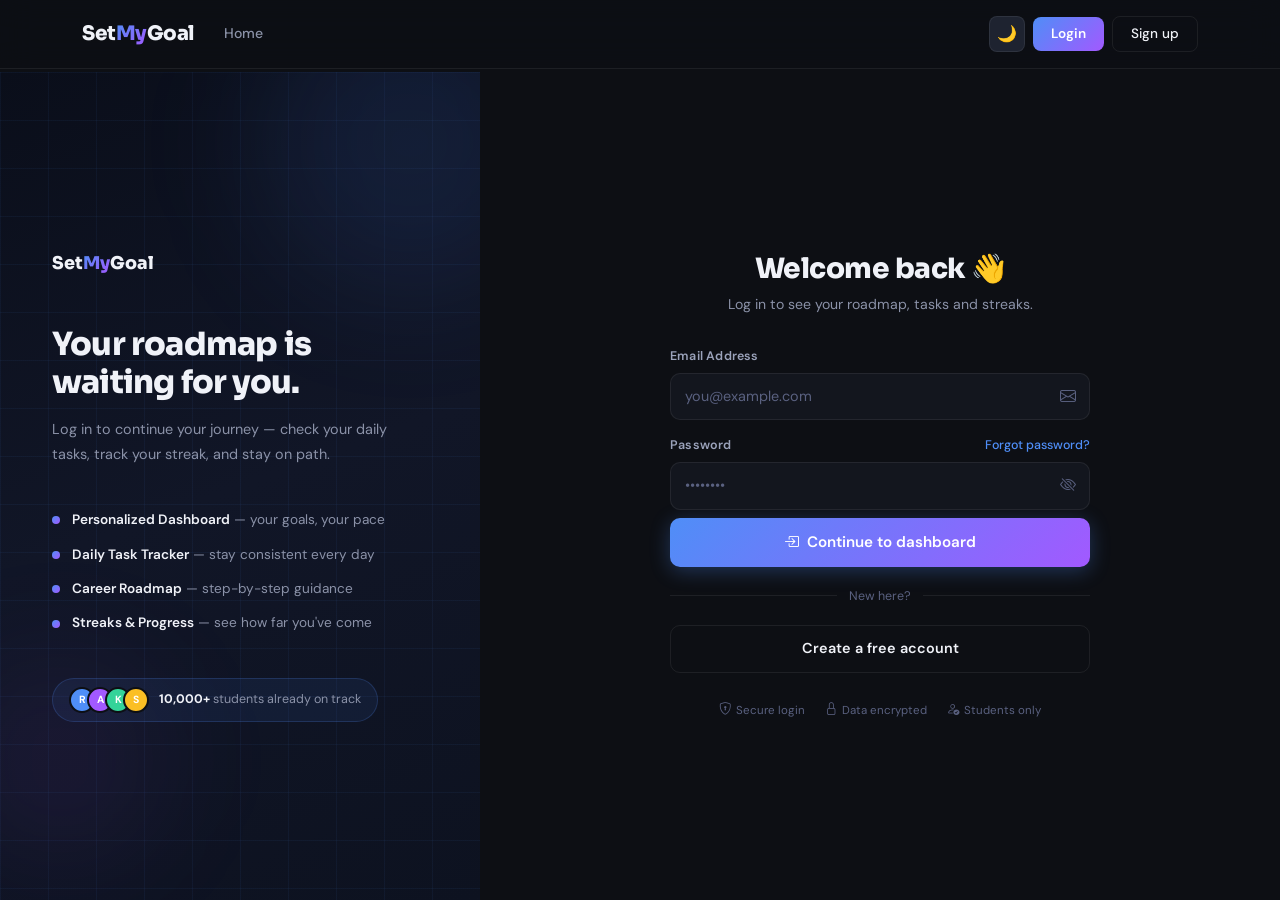
<file: login.html>
<!DOCTYPE html>
<html lang="en" data-theme="dark">
<head>
    <meta charset="UTF-8">
    <title>Login - SetMyGoal</title>
    <meta name="viewport" content="width=device-width, initial-scale=1">
    <link href="https://cdn.jsdelivr.net/npm/bootstrap@5.3.2/dist/css/bootstrap.min.css" rel="stylesheet">
    <link href="https://cdn.jsdelivr.net/npm/bootstrap-icons/font/bootstrap-icons.css" rel="stylesheet">
    <link href="https://fonts.googleapis.com/css2?family=Sora:wght@400;600;700;800&family=DM+Sans:wght@300;400;500&display=swap" rel="stylesheet">

    <style>
        :root {
            --accent: #4F8EF7;
            --accent2: #a259ff;
            --accent-grad: linear-gradient(135deg, #4F8EF7 0%, #a259ff 100%);
            --bg: #0d0f14;
            --bg2: #13161e;
            --surface: #1e2330;
            --border: rgba(255,255,255,0.07);
            --text: #f0f2f8;
            --text2: #8b92a8;
            --text3: #5a6180;
            --navbar-bg: rgba(13,15,20,0.9);
            --input-bg: #13161e;
            --label: #9ba3bb;
        }
        [data-theme="light"] {
            --bg: #f4f6fb;
            --bg2: #edf0f7;
            --surface: #ffffff;
            --border: rgba(0,0,0,0.09);
            --text: #111827;
            --text2: #4b5563;
            --text3: #9ca3af;
            --navbar-bg: rgba(244,246,251,0.92);
            --input-bg: #f4f6fb;
            --label: #6b7280;
        }

        * { box-sizing: border-box; margin: 0; padding: 0; }
        html { scroll-behavior: smooth; }

        body {
            font-family: 'DM Sans', sans-serif;
            background: var(--bg);
            color: var(--text);
            min-height: 100vh;
            padding-top: 72px;
            transition: background 0.3s, color 0.3s;
        }
        h1,h2,h3,h4,h5,h6 { font-family: 'Sora', sans-serif; color: var(--text); }

        /* ── Navbar ── */
        .smg-navbar {
            background: var(--navbar-bg) !important;
            backdrop-filter: blur(16px);
            border-bottom: 1px solid var(--border);
            padding: 14px 0;
            transition: background 0.3s;
        }
        .smg-navbar-brand {
            font-family: 'Sora', sans-serif;
            font-size: 1.25rem;
            font-weight: 800;
            color: var(--text) !important;
            letter-spacing: -0.5px;
        }
        .smg-navbar-brand span {
            background: var(--accent-grad);
            -webkit-background-clip: text;
            -webkit-text-fill-color: transparent;
        }
        .smg-nav-link {
            color: var(--text2) !important;
            font-size: 0.88rem;
            font-weight: 500;
            padding: 6px 14px !important;
            border-radius: 8px;
            transition: color 0.2s, background 0.2s;
        }
        .smg-nav-link:hover { color: var(--text) !important; background: var(--surface); }
        .btn-nav-login {
            background: var(--accent-grad);
            border: none;
            color: #fff !important;
            font-size: 0.85rem;
            font-weight: 600;
            padding: 7px 18px;
            border-radius: 8px;
            text-decoration: none;
            transition: opacity 0.2s;
        }
        .btn-nav-login:hover { opacity: 0.88; }
        .btn-nav-signup {
            background: transparent;
            border: 1px solid var(--border);
            color: var(--text) !important;
            font-size: 0.85rem;
            font-weight: 500;
            padding: 7px 18px;
            border-radius: 8px;
            text-decoration: none;
            transition: all 0.2s;
        }
        .btn-nav-signup:hover { border-color: var(--accent); color: var(--accent) !important; }
        .btn-theme {
            background: var(--surface);
            border: 1px solid var(--border);
            color: var(--text);
            width: 36px; height: 36px;
            border-radius: 8px;
            display: flex; align-items: center; justify-content: center;
            cursor: pointer;
            transition: all 0.2s;
        }
        .btn-theme:hover { border-color: var(--accent); }

        /* ── Page layout ── */
        .page-wrapper {
            display: flex;
            min-height: calc(100vh - 72px);
        }

        /* Left decorative panel */
        .left-panel {
            display: none;
            width: 480px;
            flex-shrink: 0;
            position: relative;
            overflow: hidden;
        }
        @media(min-width: 1024px) { .left-panel { display: block; } }

        .left-panel-inner {
            position: absolute; inset: 0;
            background: linear-gradient(160deg, #0a0e1a 0%, #111627 50%, #0d1220 100%);
            display: flex;
            flex-direction: column;
            justify-content: center;
            padding: 60px 52px;
        }
        [data-theme="light"] .left-panel-inner {
            background: linear-gradient(160deg, #dce4f5 0%, #e8edf8 50%, #d8e2f3 100%);
        }

        /* Grid decoration */
        .left-panel-inner::before {
            content: '';
            position: absolute; inset: 0;
            background-image:
                linear-gradient(rgba(79,142,247,0.06) 1px, transparent 1px),
                linear-gradient(90deg, rgba(79,142,247,0.06) 1px, transparent 1px);
            background-size: 48px 48px;
        }

        /* Glow orbs */
        .orb {
            position: absolute;
            border-radius: 50%;
            filter: blur(60px);
            pointer-events: none;
        }
        .orb1 { width: 300px; height: 300px; background: rgba(79,142,247,0.1); top: -80px; right: -80px; }
        .orb2 { width: 200px; height: 200px; background: rgba(162,89,255,0.08); bottom: 40px; left: -40px; }

        .left-content { position: relative; z-index: 2; }

        .left-logo {
            font-family: 'Sora', sans-serif;
            font-size: 1.1rem;
            font-weight: 800;
            color: var(--text);
            margin-bottom: 48px;
        }
        .left-logo span {
            background: var(--accent-grad);
            -webkit-background-clip: text;
            -webkit-text-fill-color: transparent;
        }

        .left-title {
            font-size: 2rem;
            font-weight: 800;
            letter-spacing: -0.8px;
            color: var(--text);
            line-height: 1.2;
            margin-bottom: 16px;
        }
        .left-sub {
            font-size: 0.9rem;
            color: var(--text2);
            line-height: 1.7;
            margin-bottom: 44px;
        }

        /* Feature pills */
        .feature-list { display: flex; flex-direction: column; gap: 14px; }
        .feature-row {
            display: flex;
            align-items: center;
            gap: 12px;
        }
        .feature-dot {
            width: 8px; height: 8px;
            border-radius: 50%;
            background: var(--accent-grad);
            flex-shrink: 0;
        }
        .feature-text { font-size: 0.85rem; color: var(--text2); }
        .feature-text strong { color: var(--text); font-weight: 600; }

        /* Student count badge */
        .student-badge {
            display: inline-flex;
            align-items: center;
            gap: 10px;
            background: rgba(79,142,247,0.08);
            border: 1px solid rgba(79,142,247,0.2);
            border-radius: 100px;
            padding: 8px 16px;
            margin-top: 44px;
        }
        .student-avatars { display: flex; }
        .student-avatars span {
            width: 26px; height: 26px;
            border-radius: 50%;
            border: 2px solid var(--bg);
            margin-left: -8px;
            font-size: 0.65rem;
            display: flex; align-items: center; justify-content: center;
            font-weight: 700;
            color: #fff;
        }
        .student-avatars span:first-child { margin-left: 0; }
        .av1 { background: #4F8EF7; }
        .av2 { background: #a259ff; }
        .av3 { background: #34d399; }
        .av4 { background: #fbbf24; }
        .student-badge-text { font-size: 0.78rem; color: var(--text2); }
        .student-badge-text strong { color: var(--text); }

        /* ── Right panel / form ── */
        .right-panel {
            flex: 1;
            display: flex;
            align-items: center;
            justify-content: center;
            padding: 48px 24px;
        }

        .login-box {
            width: 100%;
            max-width: 420px;
            animation: fadeUp 0.5s ease both;
        }
        @keyframes fadeUp {
            from { opacity: 0; transform: translateY(20px); }
            to   { opacity: 1; transform: translateY(0); }
        }

        /* Header */
        .login-header { text-align: center; margin-bottom: 32px; }
        .login-header h2 {
            font-size: 1.75rem;
            font-weight: 800;
            letter-spacing: -0.5px;
            margin-bottom: 8px;
        }
        .login-header p { font-size: 0.88rem; color: var(--text2); }

        /* ── Form fields ── */
        .smg-label {
            font-size: 0.78rem;
            font-weight: 600;
            color: var(--label);
            margin-bottom: 7px;
            display: block;
            letter-spacing: 0.2px;
        }
        .label-row {
            display: flex;
            justify-content: space-between;
            align-items: center;
            margin-bottom: 7px;
        }
        .forgot-link {
            font-size: 0.78rem;
            color: var(--accent);
            text-decoration: none;
            font-weight: 500;
        }
        .forgot-link:hover { text-decoration: underline; }

        .smg-input {
            width: 100%;
            background: var(--input-bg);
            border: 1.5px solid var(--border);
            color: var(--text);
            border-radius: 10px;
            padding: 12px 42px 12px 14px;
            font-size: 0.9rem;
            font-family: 'DM Sans', sans-serif;
            outline: none;
            transition: border-color 0.2s, box-shadow 0.2s;
        }
        .smg-input:focus {
            border-color: var(--accent);
            box-shadow: 0 0 0 3px rgba(79,142,247,0.12);
        }
        .smg-input::placeholder { color: var(--text3); }
        .smg-input.is-valid { border-color: #34d399; }

        .input-wrap { position: relative; }
        .input-icon {
            position: absolute;
            right: 14px; top: 50%;
            transform: translateY(-50%);
            color: var(--text3);
            font-size: 1rem;
            cursor: pointer;
            transition: color 0.2s;
        }
        .input-icon:hover { color: var(--text2); }
        .input-icon.valid { color: #34d399; pointer-events: none; }

        /* Error message */
        .error-msg {
            background: rgba(248,113,113,0.08);
            border: 1px solid rgba(248,113,113,0.25);
            border-radius: 10px;
            padding: 11px 14px;
            font-size: 0.82rem;
            color: #f87171;
            margin-bottom: 18px;
            display: flex;
            align-items: center;
            gap: 8px;
            display: none;
        }

        /* Submit button */
        .btn-submit {
            width: 100%;
            background: var(--accent-grad);
            color: #fff;
            border: none;
            border-radius: 10px;
            padding: 13px;
            font-size: 0.95rem;
            font-weight: 600;
            font-family: 'DM Sans', sans-serif;
            cursor: pointer;
            transition: opacity 0.2s, transform 0.2s;
            box-shadow: 0 4px 20px rgba(79,142,247,0.3);
            margin-top: 8px;
            display: flex; align-items: center; justify-content: center; gap: 8px;
        }
        .btn-submit:hover { opacity: 0.9; transform: translateY(-1px); }
        .btn-submit:disabled { opacity: 0.6; transform: none; cursor: not-allowed; }

        /* Spinner */
        .spinner {
            width: 16px; height: 16px;
            border: 2px solid rgba(255,255,255,0.3);
            border-top-color: #fff;
            border-radius: 50%;
            animation: spin 0.7s linear infinite;
            display: none;
        }
        @keyframes spin { to { transform: rotate(360deg); } }

        /* Divider */
        .or-divider {
            display: flex; align-items: center; gap: 12px;
            margin: 20px 0;
        }
        .or-divider::before, .or-divider::after {
            content: ''; flex: 1; height: 1px; background: var(--border);
        }
        .or-divider span { font-size: 0.78rem; color: var(--text3); }

        /* Signup link */
        .signup-link {
            text-align: center;
            font-size: 0.83rem;
            color: var(--text2);
            margin-top: 20px;
        }
        .signup-link a { color: var(--accent); text-decoration: none; font-weight: 600; }
        .signup-link a:hover { text-decoration: underline; }

        /* Trust badges */
        .trust-row {
            display: flex;
            justify-content: center;
            gap: 20px;
            margin-top: 28px;
            flex-wrap: wrap;
        }
        .trust-item {
            display: flex; align-items: center; gap: 5px;
            font-size: 0.72rem; color: var(--text3);
        }
        .trust-item i { color: var(--text3); font-size: 0.78rem; }
    </style>
</head>
<body>

<!-- ── Navbar ── -->
<nav class="navbar navbar-expand-lg smg-navbar fixed-top">
    <div class="container">
        <a class="navbar-brand smg-navbar-brand" href="index.html">Set<span>My</span>Goal</a>
        <button class="navbar-toggler border-0" type="button" data-bs-toggle="collapse" data-bs-target="#authNav">
            <i class="bi bi-list" style="font-size:1.4rem;color:var(--text)"></i>
        </button>
        <div class="collapse navbar-collapse" id="authNav">
            <ul class="navbar-nav me-auto mb-2 mb-lg-0">
                <li class="nav-item"><a class="nav-link smg-nav-link" href="index.html">Home</a></li>
            </ul>
            <div class="d-flex align-items-center gap-2">
                <button class="btn-theme" id="themeToggle"><span id="themeIcon">🌙</span></button>
                <a href="login.html" class="btn-nav-login">Login</a>
                <a href="signup.html" class="btn-nav-signup">Sign up</a>
            </div>
        </div>
    </div>
</nav>

<div class="page-wrapper">

    <!-- ── Left Decorative Panel ── -->
    <div class="left-panel">
        <div class="left-panel-inner">
            <div class="orb orb1"></div>
            <div class="orb orb2"></div>
            <div class="left-content">
                <div class="left-logo">Set<span>My</span>Goal</div>

                <h2 class="left-title">Your roadmap is<br>waiting for you.</h2>
                <p class="left-sub">Log in to continue your journey — check your daily tasks, track your streak, and stay on path.</p>

                <div class="feature-list">
                    <div class="feature-row">
                        <div class="feature-dot"></div>
                        <div class="feature-text"><strong>Personalized Dashboard</strong> — your goals, your pace</div>
                    </div>
                    <div class="feature-row">
                        <div class="feature-dot"></div>
                        <div class="feature-text"><strong>Daily Task Tracker</strong> — stay consistent every day</div>
                    </div>
                    <div class="feature-row">
                        <div class="feature-dot"></div>
                        <div class="feature-text"><strong>Career Roadmap</strong> — step-by-step guidance</div>
                    </div>
                    <div class="feature-row">
                        <div class="feature-dot"></div>
                        <div class="feature-text"><strong>Streaks & Progress</strong> — see how far you've come</div>
                    </div>
                </div>

                <div class="student-badge">
                    <div class="student-avatars">
                        <span class="av1">R</span>
                        <span class="av2">A</span>
                        <span class="av3">K</span>
                        <span class="av4">S</span>
                    </div>
                    <div class="student-badge-text"><strong>10,000+</strong> students already on track</div>
                </div>
            </div>
        </div>
    </div>

    <!-- ── Right Panel / Form ── -->
    <div class="right-panel">
        <div class="login-box">

            <div class="login-header">
                <h2>Welcome back 👋</h2>
                <p>Log in to see your roadmap, tasks and streaks.</p>
            </div>

            <!-- Error banner (shown by Java on bad login) -->
            <div class="error-msg" id="errorMsg">
                <i class="bi bi-exclamation-circle-fill"></i>
                <span id="errorText">Invalid email or password. Please try again.</span>
            </div>

            <!-- Success banner (shown after registration) -->
<div class="error-msg" id="successMsg" style="
    background: rgba(52,211,153,0.08);
    border: 1px solid rgba(52,211,153,0.25);
    color: #34d399;
    display: none;
">
    <i class="bi bi-check-circle-fill"></i>
    <span>Registered Successfully! Please login to continue.</span>
</div>

            <form action="login" method="post" id="loginForm">

                <div class="mb-3">
                    <label class="smg-label">Email Address</label>
                    <div class="input-wrap">
                        <input type="email" name="email" id="emailInput" class="smg-input" required placeholder="you@example.com" autocomplete="email">
                        <i class="bi bi-envelope input-icon" id="emailIcon"></i>
                    </div>
                </div>

                <div class="mb-2">
                    <div class="label-row">
                        <label class="smg-label" style="margin-bottom:0">Password</label>
                        <a href="#" class="forgot-link">Forgot password?</a>
                    </div>
                    <div class="input-wrap">
                        <input type="password" name="password" id="pwInput" class="smg-input" required placeholder="••••••••" autocomplete="current-password">
                        <i class="bi bi-eye-slash input-icon" id="pwToggle" onclick="togglePw()"></i>
                    </div>
                </div>

                <button type="submit" class="btn-submit" id="submitBtn">
                    <div class="spinner" id="spinner"></div>
                    <span id="btnText"><i class="bi bi-box-arrow-in-right me-1"></i> Continue to dashboard</span>
                </button>
            </form>

            <div class="or-divider"><span>New here?</span></div>

            <div style="text-align:center;">
                <a href="signup.html" style="
                    display:inline-block;
                    width:100%;
                    text-align:center;
                    border: 1.5px solid var(--border);
                    border-radius: 10px;
                    padding: 12px;
                    font-size: 0.9rem;
                    font-weight: 600;
                    color: var(--text);
                    text-decoration: none;
                    transition: all 0.2s;
                    background: transparent;
                " onmouseover="this.style.borderColor='var(--accent)';this.style.color='var(--accent)'"
                   onmouseout="this.style.borderColor='var(--border)';this.style.color='var(--text)'">
                    Create a free account
                </a>
            </div>

            <div class="trust-row">
                <div class="trust-item"><i class="bi bi-shield-lock"></i> Secure login</div>
                <div class="trust-item"><i class="bi bi-lock"></i> Data encrypted</div>
                <div class="trust-item"><i class="bi bi-person-check"></i> Students only</div>
            </div>

        </div>
    </div>
</div>

<script src="https://cdn.jsdelivr.net/npm/bootstrap@5.3.2/dist/js/bootstrap.bundle.min.js"></script>
<script>
    /* ── Theme ── */
    const html = document.documentElement;
    const saved = localStorage.getItem('smg-theme') || 'dark';
    html.setAttribute('data-theme', saved);
    document.getElementById('themeIcon').textContent = saved === 'dark' ? '🌙' : '☀️';
    document.getElementById('themeToggle').addEventListener('click', () => {
        const next = html.getAttribute('data-theme') === 'dark' ? 'light' : 'dark';
        html.setAttribute('data-theme', next);
        document.getElementById('themeIcon').textContent = next === 'dark' ? '🌙' : '☀️';
        localStorage.setItem('smg-theme', next);
    });

    /* ── Email live validation ── */
    document.getElementById('emailInput').addEventListener('input', function() {
        const ok = /^[^\s@]+@[^\s@]+\.[^\s@]+$/.test(this.value);
        const icon = document.getElementById('emailIcon');
        icon.className = ok ? 'bi bi-envelope-check input-icon valid' : 'bi bi-envelope input-icon';
    });

    /* ── Toggle password ── */
    function togglePw() {
        const pw = document.getElementById('pwInput');
        const icon = document.getElementById('pwToggle');
        const show = pw.type === 'password';
        pw.type = show ? 'text' : 'password';
        icon.className = `bi bi-eye${show ? '' : '-slash'} input-icon`;
    }

    /* ── Submit: show spinner ── */
    document.getElementById('loginForm').addEventListener('submit', function() {
        document.getElementById('spinner').style.display = 'block';
        document.getElementById('btnText').style.display = 'none';
        document.getElementById('submitBtn').disabled = true;
    });

    /* ── Show error if Java sets ?error=1 in URL ── */
    const params = new URLSearchParams(window.location.search);
    if (params.get('error') === '1') {
        const msg = document.getElementById('errorMsg');
        msg.style.display = 'flex';
        // Shake animation
        document.querySelector('.login-box').style.animation = 'none';
        setTimeout(() => {
            document.getElementById('pwInput').style.borderColor = '#f87171';
        }, 100);
    }
    if (params.get('success') === 'registered') {
    const success = document.getElementById('successMsg');
    success.style.display = 'flex';
}
</script>
</body>
</html>
</file>
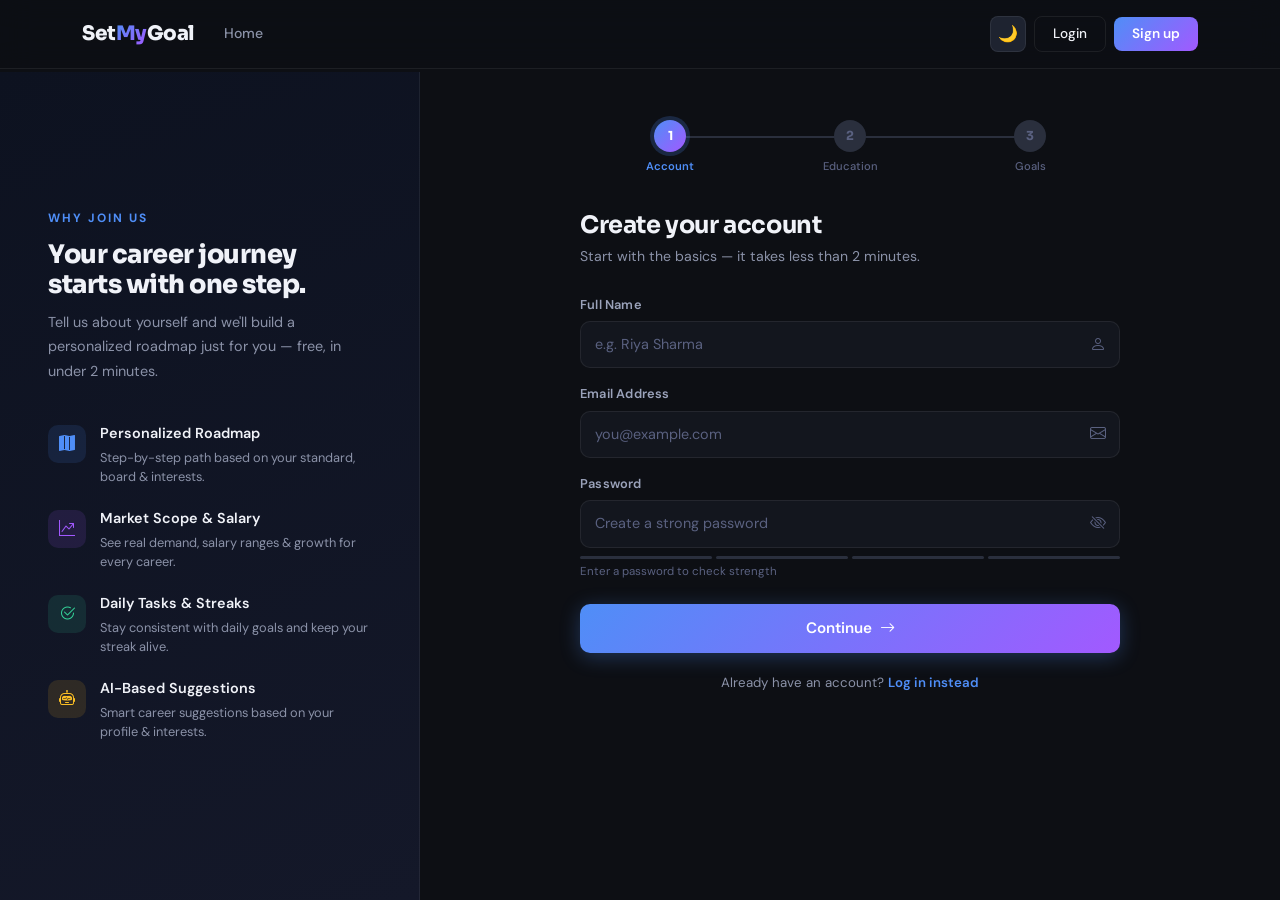
<file: signup.html>
<!DOCTYPE html>
<html lang="en" data-theme="dark">
<head>
    <meta charset="UTF-8">
    <title>Sign Up - SetMyGoal</title>
    <meta name="viewport" content="width=device-width, initial-scale=1">
    <link href="https://cdn.jsdelivr.net/npm/bootstrap@5.3.2/dist/css/bootstrap.min.css" rel="stylesheet">
    <link href="https://cdn.jsdelivr.net/npm/bootstrap-icons/font/bootstrap-icons.css" rel="stylesheet">
    <link href="https://fonts.googleapis.com/css2?family=Sora:wght@300;400;500;600;700;800&family=DM+Sans:wght@300;400;500&display=swap" rel="stylesheet">

    <style>
        :root {
            --accent: #4F8EF7;
            --accent2: #a259ff;
            --accent-grad: linear-gradient(135deg, #4F8EF7 0%, #a259ff 100%);
            --bg: #0d0f14;
            --bg2: #13161e;
            --surface: #1e2330;
            --surface2: #252b3b;
            --border: rgba(255,255,255,0.07);
            --text: #f0f2f8;
            --text2: #8b92a8;
            --text3: #5a6180;
            --navbar-bg: rgba(13,15,20,0.9);
            --input-bg: #13161e;
            --label: #9ba3bb;
            --step-inactive: #2a2f3d;
        }
        [data-theme="light"] {
            --bg: #f4f6fb;
            --bg2: #edf0f7;
            --surface: #ffffff;
            --surface2: #f0f3fa;
            --border: rgba(0,0,0,0.09);
            --text: #111827;
            --text2: #4b5563;
            --text3: #9ca3af;
            --navbar-bg: rgba(244,246,251,0.92);
            --input-bg: #f4f6fb;
            --label: #6b7280;
            --step-inactive: #e5e7eb;
        }

        * { box-sizing: border-box; margin: 0; padding: 0; }
        html { scroll-behavior: smooth; }

        body {
            font-family: 'DM Sans', sans-serif;
            background: var(--bg);
            color: var(--text);
            min-height: 100vh;
            padding-top: 72px;
            transition: background 0.3s, color 0.3s;
        }
        h1,h2,h3,h4,h5,h6 { font-family: 'Sora', sans-serif; color: var(--text); }

        /* ── Navbar ── */
        .smg-navbar {
            background: var(--navbar-bg) !important;
            backdrop-filter: blur(16px);
            border-bottom: 1px solid var(--border);
            padding: 14px 0;
            transition: background 0.3s;
        }
        .smg-navbar-brand {
            font-family: 'Sora', sans-serif;
            font-size: 1.25rem;
            font-weight: 800;
            color: var(--text) !important;
            letter-spacing: -0.5px;
        }
        .smg-navbar-brand span {
            background: var(--accent-grad);
            -webkit-background-clip: text;
            -webkit-text-fill-color: transparent;
        }
        .smg-nav-link {
            color: var(--text2) !important;
            font-size: 0.88rem;
            font-weight: 500;
            padding: 6px 14px !important;
            border-radius: 8px;
            transition: color 0.2s, background 0.2s;
        }
        .smg-nav-link:hover { color: var(--text) !important; background: var(--surface); }
        .btn-nav-login {
            background: transparent;
            border: 1px solid var(--border);
            color: var(--text) !important;
            font-size: 0.85rem;
            font-weight: 500;
            padding: 7px 18px;
            border-radius: 8px;
            transition: all 0.2s;
            text-decoration: none;
        }
        .btn-nav-login:hover { border-color: var(--accent); color: var(--accent) !important; }
        .btn-nav-signup {
            background: var(--accent-grad);
            border: none;
            color: #fff !important;
            font-size: 0.85rem;
            font-weight: 600;
            padding: 7px 18px;
            border-radius: 8px;
            text-decoration: none;
            transition: opacity 0.2s;
        }
        .btn-nav-signup:hover { opacity: 0.88; }
        .btn-theme {
            background: var(--surface);
            border: 1px solid var(--border);
            color: var(--text);
            width: 36px; height: 36px;
            border-radius: 8px;
            display: flex; align-items: center; justify-content: center;
            cursor: pointer;
            transition: all 0.2s;
        }
        .btn-theme:hover { border-color: var(--accent); }

        /* ── Page Layout ── */
        .page-wrapper {
            display: flex;
            min-height: calc(100vh - 72px);
        }

        /* Left panel */
        .left-panel {
            display: none;
            width: 420px;
            flex-shrink: 0;
            background: linear-gradient(160deg, #0d1220 0%, #141829 100%);
            border-right: 1px solid var(--border);
            padding: 60px 48px;
            position: sticky;
            top: 72px;
            height: calc(100vh - 72px);
            overflow-y: auto;
        }
        @media(min-width: 1024px) { .left-panel { display: flex; flex-direction: column; justify-content: center; } }
        [data-theme="light"] .left-panel {
            background: linear-gradient(160deg, #e8edf7 0%, #dde5f5 100%);
        }

        .left-panel-title {
            font-size: 1.6rem;
            font-weight: 800;
            letter-spacing: -0.5px;
            color: var(--text);
            margin-bottom: 10px;
        }
        .left-panel-sub {
            font-size: 0.9rem;
            color: var(--text2);
            line-height: 1.7;
            margin-bottom: 40px;
        }

        .benefit-item {
            display: flex;
            align-items: flex-start;
            gap: 14px;
            margin-bottom: 22px;
        }
        .benefit-icon {
            width: 38px; height: 38px;
            border-radius: 10px;
            background: rgba(79,142,247,0.12);
            color: #4F8EF7;
            display: flex; align-items: center; justify-content: center;
            font-size: 1rem;
            flex-shrink: 0;
            margin-top: 2px;
        }
        .benefit-title { font-size: 0.9rem; font-weight: 600; color: var(--text); margin-bottom: 3px; }
        .benefit-desc  { font-size: 0.8rem; color: var(--text2); line-height: 1.5; }

        /* Right panel / form area */
        .right-panel {
            flex: 1;
            display: flex;
            align-items: flex-start;
            justify-content: center;
            padding: 48px 24px 60px;
            overflow-y: auto;
        }

        .signup-box {
            width: 100%;
            max-width: 540px;
        }

        /* ── Step Indicator ── */
        .step-bar {
            display: flex;
            align-items: center;
            gap: 0;
            margin-bottom: 36px;
        }
        .step-item {
            display: flex;
            flex-direction: column;
            align-items: center;
            gap: 6px;
            flex: 1;
            position: relative;
        }
        .step-item:not(:last-child)::after {
            content: '';
            position: absolute;
            top: 16px;
            left: 50%;
            right: -50%;
            height: 2px;
            background: var(--step-inactive);
            transition: background 0.3s;
            z-index: 0;
        }
        .step-item.done:not(:last-child)::after {
            background: var(--accent);
        }
        .step-circle {
            width: 32px; height: 32px;
            border-radius: 50%;
            background: var(--step-inactive);
            color: var(--text3);
            display: flex; align-items: center; justify-content: center;
            font-size: 0.78rem;
            font-weight: 700;
            transition: all 0.3s;
            position: relative; z-index: 1;
            font-family: 'Sora', sans-serif;
        }
        .step-item.active .step-circle {
            background: var(--accent-grad);
            color: #fff;
            box-shadow: 0 0 0 4px rgba(79,142,247,0.2);
        }
        .step-item.done .step-circle {
            background: var(--accent);
            color: #fff;
        }
        .step-label {
            font-size: 0.7rem;
            font-weight: 500;
            color: var(--text3);
            text-align: center;
            white-space: nowrap;
        }
        .step-item.active .step-label { color: var(--accent); font-weight: 600; }
        .step-item.done  .step-label  { color: var(--text2); }

        /* ── Form header ── */
        .form-header { margin-bottom: 28px; }
        .form-header h2 { font-size: 1.5rem; font-weight: 700; letter-spacing: -0.4px; margin-bottom: 6px; }
        .form-header p  { font-size: 0.88rem; color: var(--text2); }

        /* ── Form fields ── */
        .smg-label {
            font-size: 0.8rem;
            font-weight: 600;
            color: var(--label);
            margin-bottom: 7px;
            display: block;
            letter-spacing: 0.2px;
        }

        .smg-input, .smg-select {
            width: 100%;
            background: var(--input-bg);
            border: 1.5px solid var(--border);
            color: var(--text);
            border-radius: 10px;
            padding: 12px 14px;
            font-size: 0.9rem;
            font-family: 'DM Sans', sans-serif;
            outline: none;
            transition: border-color 0.2s, box-shadow 0.2s;
            appearance: none;
            -webkit-appearance: none;
        }
        .smg-input:focus, .smg-select:focus {
            border-color: var(--accent);
            box-shadow: 0 0 0 3px rgba(79,142,247,0.12);
        }
        .smg-input::placeholder { color: var(--text3); }
        .smg-input.is-valid { border-color: #34d399; }
        .smg-input.is-error { border-color: #f87171; }

        .input-wrap {
            position: relative;
        }
        .input-icon {
            position: absolute;
            right: 14px; top: 50%;
            transform: translateY(-50%);
            color: var(--text3);
            font-size: 1rem;
            pointer-events: none;
        }
        .input-icon.valid { color: #34d399; }

        .select-wrap {
            position: relative;
        }
        .select-wrap::after {
            content: '\F282';
            font-family: 'Bootstrap-Icons';
            position: absolute;
            right: 14px; top: 50%;
            transform: translateY(-50%);
            color: var(--text3);
            pointer-events: none;
            font-size: 0.85rem;
        }

        .field-hint {
            font-size: 0.75rem;
            color: var(--text3);
            margin-top: 5px;
        }

        /* Password strength */
        .pw-bar {
            display: flex; gap: 4px; margin-top: 8px;
        }
        .pw-seg {
            height: 3px; flex: 1; border-radius: 2px;
            background: var(--step-inactive);
            transition: background 0.3s;
        }
        .pw-text { font-size: 0.72rem; color: var(--text3); margin-top: 4px; }

        /* ── Confusion replacement: Goal Timeline ── */
        .goal-options {
            display: grid;
            grid-template-columns: 1fr 1fr;
            gap: 10px;
        }
        .goal-option {
            border: 1.5px solid var(--border);
            border-radius: 10px;
            padding: 12px 14px;
            cursor: pointer;
            transition: all 0.2s;
            background: var(--input-bg);
        }
        .goal-option:hover { border-color: rgba(79,142,247,0.4); }
        .goal-option.selected { border-color: var(--accent); background: rgba(79,142,247,0.08); }
        .goal-option input[type="radio"] { display: none; }
        .goal-option-title { font-size: 0.83rem; font-weight: 600; color: var(--text); }
        .goal-option-desc  { font-size: 0.72rem; color: var(--text2); margin-top: 2px; }

        /* ── Buttons ── */
        .btn-submit {
            width: 100%;
            background: var(--accent-grad);
            color: #fff;
            border: none;
            border-radius: 10px;
            padding: 13px;
            font-size: 0.95rem;
            font-weight: 600;
            font-family: 'DM Sans', sans-serif;
            cursor: pointer;
            transition: opacity 0.2s, transform 0.2s;
            box-shadow: 0 4px 20px rgba(79,142,247,0.3);
            margin-top: 8px;
        }
        .btn-submit:hover { opacity: 0.9; transform: translateY(-1px); }

        .btn-back {
            width: 100%;
            background: transparent;
            color: var(--text2);
            border: 1.5px solid var(--border);
            border-radius: 10px;
            padding: 11px;
            font-size: 0.9rem;
            font-weight: 500;
            font-family: 'DM Sans', sans-serif;
            cursor: pointer;
            transition: all 0.2s;
            margin-top: 8px;
        }
        .btn-back:hover { border-color: var(--accent); color: var(--accent); }

        /* ── Divider ── */
        .or-divider {
            display: flex; align-items: center; gap: 12px;
            margin: 20px 0;
        }
        .or-divider::before, .or-divider::after {
            content: ''; flex: 1; height: 1px; background: var(--border);
        }
        .or-divider span { font-size: 0.78rem; color: var(--text3); white-space: nowrap; }

        /* ── Info banner ── */
        .info-banner {
            background: rgba(79,142,247,0.08);
            border: 1px solid rgba(79,142,247,0.2);
            border-radius: 10px;
            padding: 12px 14px;
            display: flex; gap: 10px; align-items: flex-start;
            margin-bottom: 20px;
        }
        .info-banner i { color: var(--accent); font-size: 1rem; flex-shrink: 0; margin-top: 1px; }
        .info-banner p { font-size: 0.8rem; color: var(--text2); margin: 0; line-height: 1.5; }

        /* ── Step panels ── */
        .step-panel { display: none; }
        .step-panel.active { display: block; animation: fadeSlide 0.3s ease both; }
        @keyframes fadeSlide {
            from { opacity: 0; transform: translateX(16px); }
            to   { opacity: 1; transform: translateX(0); }
        }

        /* ── Login link ── */
        .login-link {
            text-align: center;
            font-size: 0.83rem;
            color: var(--text2);
            margin-top: 20px;
        }
        .login-link a { color: var(--accent); text-decoration: none; font-weight: 600; }
        .login-link a:hover { text-decoration: underline; }

        /* ── Stream tags ── */
        .stream-options {
            display: flex; flex-wrap: wrap; gap: 8px;
        }
        .stream-tag {
            border: 1.5px solid var(--border);
            border-radius: 8px;
            padding: 8px 16px;
            font-size: 0.82rem;
            font-weight: 500;
            color: var(--text2);
            cursor: pointer;
            transition: all 0.2s;
            background: var(--input-bg);
            user-select: none;
        }
        .stream-tag:hover  { border-color: rgba(79,142,247,0.4); color: var(--text); }
        .stream-tag.active { border-color: var(--accent); background: rgba(79,142,247,0.1); color: var(--accent); font-weight: 600; }

        /* Hidden field for stream */
        #streamInput { display: none; }
    </style>
</head>
<body>

<!-- ── Navbar ── -->
<nav class="navbar navbar-expand-lg smg-navbar fixed-top">
    <div class="container">
        <a class="navbar-brand smg-navbar-brand" href="index.html">Set<span>My</span>Goal</a>
        <button class="navbar-toggler border-0" type="button" data-bs-toggle="collapse" data-bs-target="#authNav">
            <i class="bi bi-list" style="font-size:1.4rem;color:var(--text)"></i>
        </button>
        <div class="collapse navbar-collapse" id="authNav">
            <ul class="navbar-nav me-auto mb-2 mb-lg-0">
                <li class="nav-item"><a class="nav-link smg-nav-link" href="index.html">Home</a></li>
            </ul>
            <div class="d-flex align-items-center gap-2">
                <button class="btn-theme" id="themeToggle"><span id="themeIcon">🌙</span></button>
                <a href="login.html" class="btn-nav-login">Login</a>
                <a href="signup.html" class="btn-nav-signup">Sign up</a>
            </div>
        </div>
    </div>
</nav>

<div class="page-wrapper">

    <!-- ── Left Panel ── -->
    <div class="left-panel">
        <div>
            <p style="font-size:0.75rem;font-weight:700;letter-spacing:2px;text-transform:uppercase;color:var(--accent);margin-bottom:12px;">Why Join Us</p>
            <h2 class="left-panel-title">Your career journey starts with one step.</h2>
            <p class="left-panel-sub">Tell us about yourself and we'll build a personalized roadmap just for you — free, in under 2 minutes.</p>

            <div class="benefit-item">
                <div class="benefit-icon"><i class="bi bi-map-fill"></i></div>
                <div>
                    <div class="benefit-title">Personalized Roadmap</div>
                    <div class="benefit-desc">Step-by-step path based on your standard, board & interests.</div>
                </div>
            </div>
            <div class="benefit-item">
                <div class="benefit-icon" style="background:rgba(162,89,255,0.12);color:#a259ff"><i class="bi bi-graph-up-arrow"></i></div>
                <div>
                    <div class="benefit-title">Market Scope & Salary</div>
                    <div class="benefit-desc">See real demand, salary ranges & growth for every career.</div>
                </div>
            </div>
            <div class="benefit-item">
                <div class="benefit-icon" style="background:rgba(52,211,153,0.12);color:#34d399"><i class="bi bi-check2-circle"></i></div>
                <div>
                    <div class="benefit-title">Daily Tasks & Streaks</div>
                    <div class="benefit-desc">Stay consistent with daily goals and keep your streak alive.</div>
                </div>
            </div>
            <div class="benefit-item">
                <div class="benefit-icon" style="background:rgba(251,191,36,0.12);color:#fbbf24"><i class="bi bi-robot"></i></div>
                <div>
                    <div class="benefit-title">AI-Based Suggestions</div>
                    <div class="benefit-desc">Smart career suggestions based on your profile & interests.</div>
                </div>
            </div>
        </div>
    </div>

    <!-- ── Right Panel ── -->
    <div class="right-panel">
        <div class="signup-box">

            <!-- Step bar -->
            <div class="step-bar">
                <div class="step-item active" id="s1">
                    <div class="step-circle">1</div>
                    <div class="step-label">Account</div>
                </div>
                <div class="step-item" id="s2">
                    <div class="step-circle">2</div>
                    <div class="step-label">Education</div>
                </div>
                <div class="step-item" id="s3">
                    <div class="step-circle">3</div>
                    <div class="step-label">Goals</div>
                </div>
            </div>

            <form action="register" method="post" id="signupForm">

                <!-- ════ Step 1: Account ════ -->
                <div class="step-panel active" id="panel1">
                    <div class="form-header">
                        <h2>Create your account</h2>
                        <p>Start with the basics — it takes less than 2 minutes.</p>
                    </div>

                    <div class="mb-3">
                        <label class="smg-label">Full Name</label>
                        <div class="input-wrap">
                            <input type="text" name="full_name" id="fullName" class="smg-input" required placeholder="e.g. Riya Sharma">
                            <i class="bi bi-person input-icon" id="nameIcon"></i>
                        </div>
                    </div>

                    <div class="mb-3">
                        <label class="smg-label">Email Address</label>
                        <div class="input-wrap">
                            <input type="email" name="email" id="emailInput" class="smg-input" required placeholder="you@example.com">
                            <i class="bi bi-envelope input-icon" id="emailIcon"></i>
                        </div>
                    </div>

                    <div class="mb-3">
                        <label class="smg-label">Password</label>
                        <div class="input-wrap">
                            <input type="password" name="password" id="pwInput" class="smg-input" required placeholder="Create a strong password" style="padding-right:42px">
                            <i class="bi bi-eye-slash input-icon" id="pwToggle" style="pointer-events:auto;cursor:pointer;" onclick="togglePw()"></i>
                        </div>
                        <div class="pw-bar" id="pwBar">
                            <div class="pw-seg" id="pw1"></div>
                            <div class="pw-seg" id="pw2"></div>
                            <div class="pw-seg" id="pw3"></div>
                            <div class="pw-seg" id="pw4"></div>
                        </div>
                        <div class="pw-text" id="pwText">Enter a password to check strength</div>
                    </div>

                    <button type="button" class="btn-submit" onclick="goStep(2)">
                        Continue <i class="bi bi-arrow-right ms-1"></i>
                    </button>

                    <div class="login-link">Already have an account? <a href="login.html">Log in instead</a></div>
                </div>

                <!-- ════ Step 2: Education ════ -->
                <div class="step-panel" id="panel2">
                    <div class="form-header">
                        <h2>Your education details</h2>
                        <p>This helps us match you with the right roadmap.</p>
                    </div>

                    <div class="mb-3">
                        <label class="smg-label">Standard / Class</label>
                        <div class="select-wrap">
                            <select name="standard" id="standardSelect" class="smg-select" onchange="updateBoards()">
                                <optgroup label="School">
                                    <option value="8th">8th Standard</option>
                                    <option value="9th">9th Standard</option>
                                    <option value="10th" selected>10th Standard</option>
                                </optgroup>
                                <optgroup label="Higher Secondary">
                                    <option value="11th_science">11th — Science</option>
                                    <option value="11th_commerce">11th — Commerce</option>
                                    <option value="11th_arts">11th — Arts / Humanities</option>
                                    <option value="12th_science">12th — Science</option>
                                    <option value="12th_commerce">12th — Commerce</option>
                                    <option value="12th_arts">12th — Arts / Humanities</option>
                                </optgroup>
                                <optgroup label="Graduation">
                                    <option value="grad_1st">Graduation — 1st Year</option>
                                    <option value="grad_2nd">Graduation — 2nd Year</option>
                                    <option value="grad_3rd">Graduation — 3rd Year</option>
                                    <option value="grad_final">Graduation — Final Year</option>
                                </optgroup>
                                <optgroup label="Post Graduation">
                                    <option value="pg">Post Graduation</option>
                                    <option value="dropout">Dropped Out / Other</option>
                                </optgroup>
                            </select>
                        </div>
                    </div>

                    <div class="mb-3">
                        <label class="smg-label">Board / University</label>
                        <div class="select-wrap">
                            <select name="board" id="boardSelect" class="smg-select"></select>
                        </div>
                        <div class="field-hint" id="boardHint">Auto-updated based on your standard.</div>
                    </div>

                    <div class="mb-3">
                        <label class="smg-label">Medium of Instruction</label>
                        <div class="select-wrap">
                            <select name="medium" class="smg-select">
                                <option value="English">English</option>
                                <option value="Hindi">Hindi</option>
                                <option value="Marathi">Marathi</option>
                                <option value="Gujarati">Gujarati</option>
                                <option value="Bengali">Bengali</option>
                                <option value="Tamil">Tamil</option>
                                <option value="Telugu">Telugu</option>
                                <option value="Kannada">Kannada</option>
                                <option value="Other">Other</option>
                            </select>
                        </div>
                    </div>

                    <div class="mb-3">
                        <label class="smg-label">State / Location</label>
                        <div class="select-wrap">
                            <select name="state" class="smg-select">
                                <option value="">Select your state</option>
                                <option>Maharashtra</option><option>Delhi</option><option>Karnataka</option>
                                <option>Tamil Nadu</option><option>Uttar Pradesh</option><option>Gujarat</option>
                                <option>Rajasthan</option><option>West Bengal</option><option>Andhra Pradesh</option>
                                <option>Telangana</option><option>Kerala</option><option>Madhya Pradesh</option>
                                <option>Bihar</option><option>Punjab</option><option>Haryana</option>
                                <option>Other</option>
                            </select>
                        </div>
                    </div>

                    <button type="button" class="btn-submit" onclick="goStep(3)">
                        Continue <i class="bi bi-arrow-right ms-1"></i>
                    </button>
                    <button type="button" class="btn-back" onclick="goStep(1)">
                        <i class="bi bi-arrow-left me-1"></i> Back
                    </button>
                </div>

                <!-- ════ Step 3: Goals ════ -->
                <div class="step-panel" id="panel3">
                    <div class="form-header">
                        <h2>Your interests & goals</h2>
                        <p>This powers your personalized roadmap and AI suggestions.</p>
                    </div>

                    <div class="mb-3">
                        <label class="smg-label">Main Interest / Passion</label>
                        <div class="input-wrap">
                            <input type="text" name="interest" class="smg-input" placeholder="e.g. Coding, Medicine, Drawing, Finance...">
                        </div>
                        <div class="field-hint">Type what you enjoy most — even a hobby counts!</div>
                    </div>

                    <div class="mb-3">
                        <label class="smg-label">Preferred Career Stream</label>
                        <div class="stream-options" id="streamOptions">
                            <div class="stream-tag" onclick="selectStream(this,'Science')">🔬 Science</div>
                            <div class="stream-tag" onclick="selectStream(this,'Commerce')">📊 Commerce</div>
                            <div class="stream-tag" onclick="selectStream(this,'Arts')">🎨 Arts / Humanities</div>
                            <div class="stream-tag" onclick="selectStream(this,'Technology')">💻 Technology / IT</div>
                            <div class="stream-tag" onclick="selectStream(this,'Government')">🏛️ Government / UPSC</div>
                            <div class="stream-tag" onclick="selectStream(this,'Defence')">🎖️ Defence / NDA</div>
                            <div class="stream-tag" onclick="selectStream(this,'Law')">⚖️ Law</div>
                            <div class="stream-tag" onclick="selectStream(this,'NotSure')">🤔 Not Sure Yet</div>
                        </div>
                        <input type="hidden" name="career_stream" id="streamInput">
                    </div>

                    <div class="mb-3">
                        <label class="smg-label">When do you want to achieve your career goal?</label>
                        <div class="goal-options" id="goalTimelineOptions">
                            <label class="goal-option" onclick="selectGoal(this,'1-2 years')">
                                <input type="radio" name="goal_timeline" value="1-2 years">
                                <div class="goal-option-title">⚡ 1–2 Years</div>
                                <div class="goal-option-desc">Diploma, short courses, direct entry</div>
                            </label>
                            <label class="goal-option" onclick="selectGoal(this,'3-4 years')">
                                <input type="radio" name="goal_timeline" value="3-4 years">
                                <div class="goal-option-title">🎓 3–4 Years</div>
                                <div class="goal-option-desc">Bachelor's degree, B.Tech, BCA</div>
                            </label>
                            <label class="goal-option" onclick="selectGoal(this,'5-7 years')">
                                <input type="radio" name="goal_timeline" value="5-7 years">
                                <div class="goal-option-title">🏥 5–7 Years</div>
                                <div class="goal-option-desc">MBBS, LLB, CA, MBA path</div>
                            </label>
                            <label class="goal-option" onclick="selectGoal(this,'Not sure')">
                                <input type="radio" name="goal_timeline" value="Not sure">
                                <div class="goal-option-title">🤷 Still Exploring</div>
                                <div class="goal-option-desc">Help me figure out the right path</div>
                            </label>
                        </div>
                    </div>

                    <div class="mb-3">
                        <label class="smg-label">Preparation Level</label>
                        <div class="select-wrap">
                            <select name="prep_level" class="smg-select">
                                <option value="not_started">Haven't started yet</option>
                                <option value="just_started">Just started exploring</option>
                                <option value="in_progress">Already preparing</option>
                                <option value="advanced">Seriously preparing / coaching</option>
                            </select>
                        </div>
                    </div>

                    <div class="info-banner">
                        <i class="bi bi-shield-check"></i>
                        <p>Your data is safe and used only to personalize your roadmap. We never share it with anyone.</p>
                    </div>

                    <button type="submit" class="btn-submit">
                        <i class="bi bi-rocket-takeoff me-2"></i>Create My Account & Roadmap
                    </button>
                    <button type="button" class="btn-back" onclick="goStep(2)">
                        <i class="bi bi-arrow-left me-1"></i> Back
                    </button>
                </div>

            </form>

            <div class="login-link" id="bottomLoginLink" style="display:none;">Already have an account? <a href="login.html">Log in instead</a></div>
        </div>
    </div>
</div>

<script src="https://cdn.jsdelivr.net/npm/bootstrap@5.3.2/dist/js/bootstrap.bundle.min.js"></script>
<script>
/* ── Theme ── */
const html = document.documentElement;
const saved = localStorage.getItem('smg-theme') || 'dark';
html.setAttribute('data-theme', saved);
document.getElementById('themeIcon').textContent = saved === 'dark' ? '🌙' : '☀️';
document.getElementById('themeToggle').addEventListener('click', () => {
    const next = html.getAttribute('data-theme') === 'dark' ? 'light' : 'dark';
    html.setAttribute('data-theme', next);
    document.getElementById('themeIcon').textContent = next === 'dark' ? '🌙' : '☀️';
    localStorage.setItem('smg-theme', next);
});

/* ── Steps ── */
let currentStep = 1;
function goStep(n) {
    document.getElementById('panel' + currentStep).classList.remove('active');
    document.getElementById('s' + currentStep).classList.remove('active');
    if (n > currentStep) document.getElementById('s' + currentStep).classList.add('done');
    else document.getElementById('s' + (currentStep)).classList.remove('done');

    currentStep = n;
    document.getElementById('panel' + n).classList.add('active');
    document.getElementById('s' + n).classList.add('active');
    document.getElementById('s' + n).classList.remove('done');

    // Mark previous steps done
    for (let i = 1; i < n; i++) document.getElementById('s'+i).classList.add('done');

    // Show bottom login link only on non-step-1
    document.getElementById('bottomLoginLink').style.display = n > 1 ? 'block' : 'none';
    window.scrollTo({top:0, behavior:'smooth'});
}

/* ── Password strength ── */
const pwInput = document.getElementById('pwInput');
const segs = [document.getElementById('pw1'),document.getElementById('pw2'),document.getElementById('pw3'),document.getElementById('pw4')];
const pwText = document.getElementById('pwText');
const colors = ['#f87171','#fb923c','#fbbf24','#34d399'];
const labels = ['Weak','Fair','Good','Strong'];

pwInput.addEventListener('input', () => {
    const v = pwInput.value;
    let score = 0;
    if (v.length >= 6) score++;
    if (v.length >= 10) score++;
    if (/[A-Z]/.test(v) && /[0-9]/.test(v)) score++;
    if (/[^A-Za-z0-9]/.test(v)) score++;
    segs.forEach((s,i) => s.style.background = i < score ? colors[score-1] : 'var(--step-inactive)');
    pwText.textContent = v.length ? labels[score-1] + ' password' : 'Enter a password to check strength';
    pwText.style.color = v.length ? colors[score-1] : 'var(--text3)';
});

/* ── Toggle password visibility ── */
function togglePw() {
    const t = pwInput.type === 'password' ? 'text' : 'password';
    pwInput.type = t;
    document.getElementById('pwToggle').className = `bi bi-eye${t==='text'?'':'-slash'} input-icon`;
}

/* ── Email live validation ── */
document.getElementById('emailInput').addEventListener('input', function() {
    const ok = /^[^\s@]+@[^\s@]+\.[^\s@]+$/.test(this.value);
    document.getElementById('emailIcon').className = 'bi bi-envelope' + (ok ? '-check' : '') + ' input-icon' + (ok ? ' valid' : '');
});

/* ── Board data ── */
const boardData = {
    school:  ['CBSE','ICSE / CISCE','Maharashtra State Board (SSC)','UP Board','RBSE (Rajasthan)','PSEB (Punjab)','HBSE (Haryana)','Gujarat Board (GSEB)','West Bengal Board','Karnataka SSLC','Tamil Nadu Board','Telangana Board','Bihar Board (BSEB)','Other State Board'],
    hsc:     ['Maharashtra HSC Board','CBSE (12th)','CISCE (ISC)','UP Intermediate Board','Gujarat HSC Board','RBSE (12th)','Karnataka PUC','Tamil Nadu HSC','West Bengal HS Board','Telangana Intermediate','Bihar Intermediate (BIEC)','Other State Board'],
    grad:    ['Mumbai University','Pune University (SPPU)','Delhi University (DU)','Osmania University','Anna University','Bangalore University','Calcutta University','Rajasthan University','Nagpur University (RTMNU)','Shivaji University','IGNOU (Distance)','Other University'],
    pg:      ['IIT / NIT / IIIT','IIM / Top MBA','Mumbai University (PG)','Pune University (PG)','Delhi University (PG)','IGNOU (PG Distance)','Other University'],
};

function updateBoards() {
    const val = document.getElementById('standardSelect').value;
    const sel = document.getElementById('boardSelect');
    const hint = document.getElementById('boardHint');
    let list = [];
    if (['8th','9th','10th'].includes(val)) { list = boardData.school; hint.textContent = 'Select your school board.'; }
    else if (val.startsWith('11th') || val.startsWith('12th')) { list = boardData.hsc; hint.textContent = 'Select your HSC / Intermediate board.'; }
    else if (val.startsWith('grad')) { list = boardData.grad; hint.textContent = 'Select your college university.'; }
    else if (['pg','dropout'].includes(val)) { list = boardData.pg; hint.textContent = 'Select your university.'; }

    sel.innerHTML = list.map(b => `<option value="${b}">${b}</option>`).join('');
}
updateBoards(); // init on load

/* ── Stream select ── */
function selectStream(el, val) {
    document.querySelectorAll('.stream-tag').forEach(t => t.classList.remove('active'));
    el.classList.add('active');
    document.getElementById('streamInput').value = val;
}

/* ── Goal timeline ── */
function selectGoal(el, val) {
    document.querySelectorAll('.goal-option').forEach(o => o.classList.remove('selected'));
    el.classList.add('selected');
}
</script>
</body>
</html>
</file>
